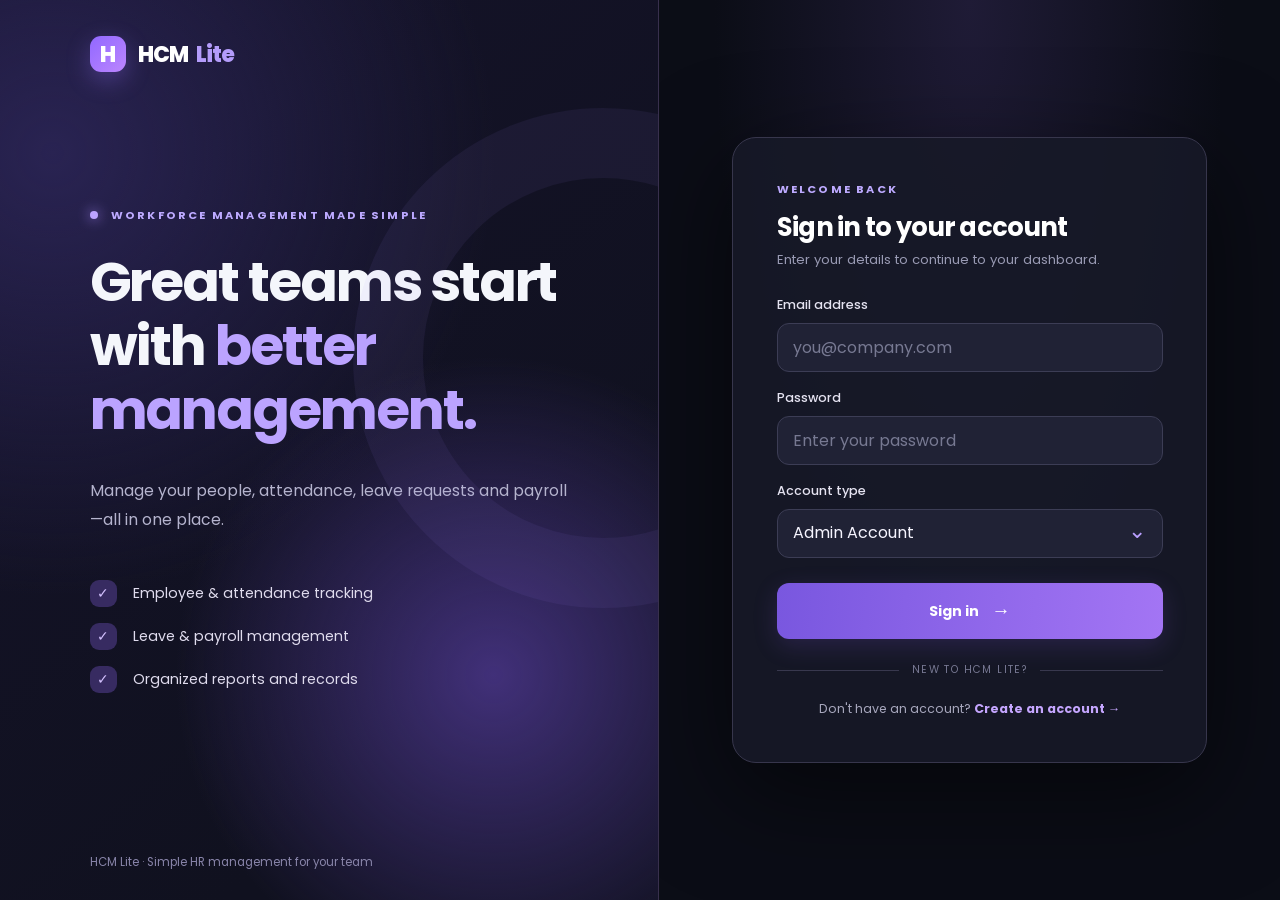
<file: index.html>
<!doctype html>
<html lang="en">

<head>
    <meta charset="UTF-8">
    <meta name="viewport" content="width=device-width,initial-scale=1">
    <title>Sign In | HCM Lite</title>
    <link rel="preconnect" href="https://fonts.googleapis.com">
    <link rel="preconnect" href="https://fonts.gstatic.com" crossorigin>
    <link href="https://fonts.googleapis.com/css2?family=Poppins:wght@400;500;600;700;800&display=swap"
        rel="stylesheet">
    <link rel="stylesheet" href="style.css">
</head>

<body class="auth-page">
    <main class="auth-layout">
        <aside class="auth-intro">
            <div class="brand-mark"><span class="brand-icon">H</span> HCM <span class="brand-light">Lite</span></div>
            <div class="eyebrow"><span class="live-dot"></span> WORKFORCE MANAGEMENT MADE SIMPLE</div>
            <h1>Great teams start with <em>better management.</em></h1>
            <p>Manage your people, attendance, leave requests and payroll—all in one place.</p>
            <div class="feature-list">
                <div><span>✓</span> Employee & attendance tracking</div>
                <div><span>✓</span> Leave & payroll management</div>
                <div><span>✓</span> Organized reports and records</div>
            </div>
            <div class="auth-foot">HCM Lite · Simple HR management for your team</div>
        </aside>
        <section class="auth-panel">
            <div class="auth-card">
                <div class="mobile-brand">HCM <span>Lite</span></div>
                <div class="auth-eyebrow">WELCOME BACK</div>
                <h2>Sign in to your account</h2>
                <p class="subtitle">Enter your details to continue to your dashboard.</p>
                <form id="loginForm"><label for="email">Email address</label><input id="email" type="email"
                        autocomplete="username" placeholder="you@company.com" required><label
                        for="password">Password</label><input id="password" type="password"
                        autocomplete="current-password" placeholder="Enter your password" required><label
                        for="loginRole">Account type</label>
                    <div class="select-holder"><select id="loginRole" required>
                            <option value="admin">Admin Account</option>
                            <option value="employee">Employee Account</option>
                        </select></div><button type="submit" class="primary-action">Sign in <span
                            aria-hidden="true">→</span></button>
                </form>
                <p id="message" role="status" aria-live="polite"></p>
                <div class="auth-divider"><span>NEW TO HCM LITE?</span></div>
                <p class="auth-switch">Don't have an account? <a href="signup.html">Create an account →</a></p>
            </div>
        </section>
    </main>
    <script src="storage.js"></script>
    <script src="app.js"></script>
</body>

</html>
</file>
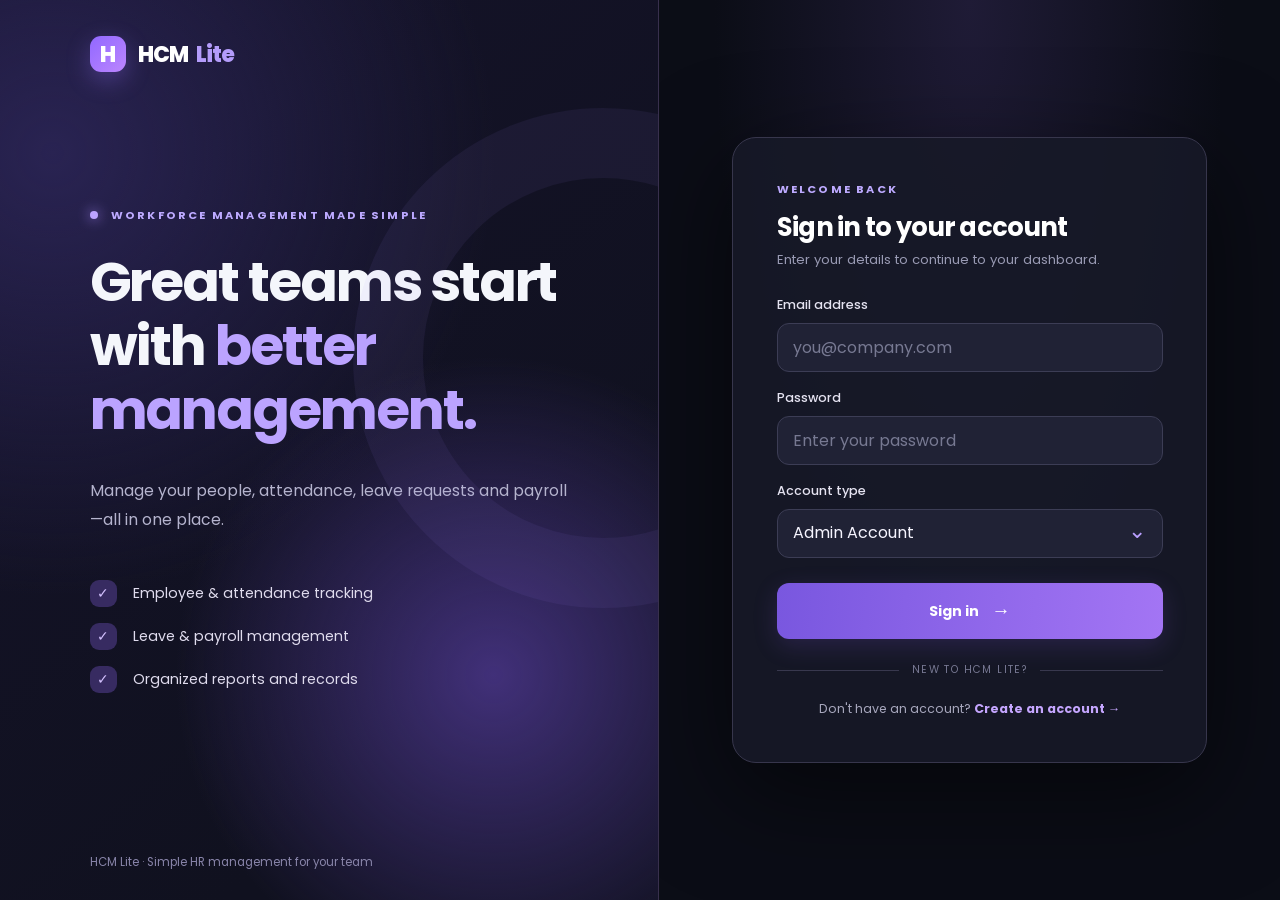
<file: admin.html>
<!doctype html>
<html lang="en">
  <head>
    <meta charset="UTF-8" />
    <meta name="viewport" content="width=device-width, initial-scale=1.0" />
    <title>Admin Dashboard | HCM Lite</title>
    <script>
      try {
        var s = JSON.parse(localStorage.getItem("hcm_session"));
        if (!s || s.role !== "admin") location.replace("index.html");
      } catch (e) {
        location.replace("index.html");
      }
    </script>
    <link rel="stylesheet" href="style.css" />
    <link rel="preconnect" href="https://fonts.googleapis.com" /><link rel="preconnect" href="https://fonts.gstatic.com" crossorigin />
    <script src="storage.js" defer></script>
    <script src="nav.js" defer></script>
    <script src="dashboard.js" defer></script>
    <script src="password.js" defer></script>
  </head>
  <body>
    <div id="nav"></div>
    <main class="container">
      <h1 id="companyTitle">Admin Dashboard</h1>
      <p class="subtitle">Manage employees and attendance.</p>

      <section class="grid">
        <div class="stat">
          <span>Total employees</span><strong id="employeeCount">0</strong>
        </div>
        <div class="stat s-in">
          <span>Checked in today</span><strong id="presentCount">0</strong>
        </div>
        <div class="stat s-late">
          <span>Late today</span><strong id="lateCount">0</strong>
        </div>
        <div class="stat s-leave">
          <span>On leave today</span><strong id="leaveCount">0</strong>
        </div>
      </section>

      <section class="card">
        <h2 id="formTitle">Add Employee</h2>
        <form id="employeeForm">
          <div class="form-grid">
            <div>
              <label for="empName">Full name</label>
              <input id="empName" required />
            </div>
            <div>
              <label for="empEmail">Email</label>
              <input id="empEmail" type="email" required />
            </div>
            <div>
              <label for="empPassword">Initial password</label>
              <input id="empPassword" type="password" minlength="6" required />
            </div>
            <div>
              <label for="empDepartment">Department</label>
              <input id="empDepartment" required />
            </div>
            <div>
              <label for="empSalary">Monthly salary (PKR)</label>
              <input id="empSalary" type="number" min="1" required />
            </div>
            <div>
              <label for="empPayMethod">Salary payment method</label>
              <select id="empPayMethod">
                <option value="bank">Bank account transfer</option>
                <option value="cheque">Cheque collection from company</option>
              </select>
            </div>
          </div>
          <div id="bankFields" class="form-grid">
            <div>
              <label for="empBank">Bank name</label>
              <input id="empBank" placeholder="e.g. HBL" />
            </div>
            <div>
              <label for="empAccount">Account number / IBAN</label>
              <input id="empAccount" />
            </div>
          </div>
          <div class="row-actions">
            <button type="submit" id="empSubmit">Add Employee</button>
            <button type="button" id="cancelEdit" class="btn-ghost" hidden>
              Cancel edit
            </button>
          </div>
        </form>
        <p id="adminMessage" role="status"></p>
      </section>

      <section class="card">
        <h2>Employee Directory</h2>
        <label for="employeeSearch">Search employees</label>
        <input
          id="employeeSearch"
          placeholder="Search by name, email or department"
        />
        <div id="employeeList"></div>
      </section>

      <section class="card">
        <h2>Smart Helper</h2>
        <form id="helperForm">
          <label for="helperQuestion">Ask a question</label>
          <input
            id="helperQuestion"
            required
            placeholder="How many employees do we have?"
          />
          <button type="submit">Ask Helper</button>
        </form>
        <p id="helperAnswer" role="status"></p>
      </section>

      <section class="card">
        <h2>Change Password</h2>
        <form id="passwordForm" class="form-grid">
          <div>
            <label for="curPass">Current password</label>
            <input id="curPass" type="password" required />
          </div>
          <div>
            <label for="newPass">New password</label>
            <input id="newPass" type="password" minlength="6" required />
          </div>
          <div>
            <label for="newPass2">Confirm new password</label>
            <input id="newPass2" type="password" minlength="6" required />
          </div>
          <div style="grid-column: 1/-1">
            <button type="submit">Update Password</button>
          </div>
        </form>
        <p id="passwordMessage" role="status"></p>
      </section>
    </main>
  </body>
</html>
</file>
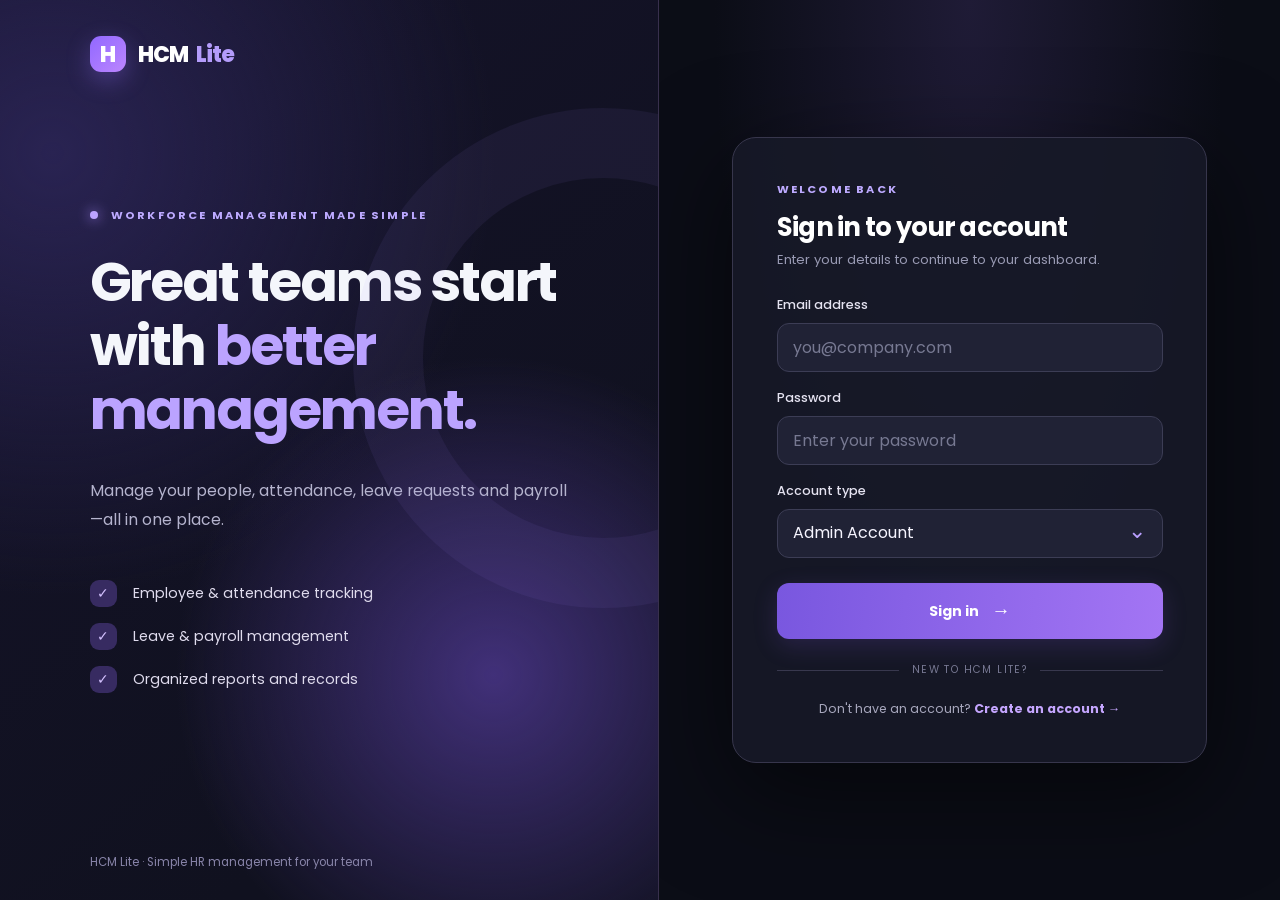
<file: employee.html>
<!doctype html>
<html lang="en">
  <head>
    <meta charset="UTF-8" />
    <meta name="viewport" content="width=device-width, initial-scale=1.0" />
    <title>Employee Portal | HCM Lite</title>
    <script>
      try {
        var s = JSON.parse(localStorage.getItem("hcm_session"));
        if (!s || s.role !== "employee") location.replace("index.html");
      } catch (e) {
        location.replace("index.html");
      }
    </script>
    <link rel="stylesheet" href="style.css" />
    <link rel="preconnect" href="https://fonts.googleapis.com" /><link rel="preconnect" href="https://fonts.gstatic.com" crossorigin />
    <script src="storage.js" defer></script>
    <script src="nav.js" defer></script>
    <script src="dashboard.js" defer></script>
    <script src="payroll.js" defer></script>
    <script src="employee.js" defer></script>
    <script src="leave.js" defer></script>
    <script src="salary.js" defer></script>
    <script src="password.js" defer></script>
  </head>
  <body>
    <div id="nav"></div>
    <main class="container">
      <h1 id="employeeTitle">Employee Portal</h1>
      <p class="subtitle">Your attendance and self-service dashboard.</p>

      <section class="card">
        <h2>Today's Attendance</h2>
        <p id="attendanceStatus">You have not checked in today.</p>
        <div class="attendance-actions">
          <button type="button" id="checkInBtn">Check In</button>
          <button type="button" id="checkOutBtn">Check Out</button>
        </div>
      </section>

      <section class="card">
        <h2>My Attendance History</h2>
        <div id="myAttendance"></div>
      </section>

      <section class="card">
        <h2>Apply for Leave</h2>
        <p>
          Remaining leave days: <strong id="leaveBalance">Loading...</strong>
        </p>
        <form id="leaveForm">
          <div class="form-grid">
            <div>
              <label for="leaveType">Leave type</label>
              <select id="leaveType" required>
                <option value="">Select leave type</option>
                <option value="Casual">Casual Leave</option>
                <option value="Sick">Sick Leave</option>
                <option value="Annual">Annual Leave</option>
              </select>
            </div>
            <div>
              <label for="leaveFrom">From date</label>
              <input type="date" id="leaveFrom" required />
            </div>
            <div>
              <label for="leaveTo">To date</label>
              <input type="date" id="leaveTo" required />
            </div>
          </div>
          <label for="leaveReason">Reason</label>
          <textarea
            id="leaveReason"
            required
            placeholder="Explain your reason for leave"
          ></textarea>
          <button type="submit">Submit Leave Request</button>
        </form>
        <p id="leaveMessage" role="status"></p>
        <h3>My Leave Requests</h3>
        <div id="myLeaves"></div>
      </section>

      <section class="card">
        <h2>Salary Slip</h2>
        <form id="salaryForm" class="toolbar">
          <div>
            <label for="slipMonth">Select month</label>
            <input type="month" id="slipMonth" required />
          </div>
          <button type="submit">Generate Salary Slip</button>
        </form>
        <div id="salarySlip"></div>
        <button type="button" id="printSlipBtn" hidden>
          Print / Save as PDF
        </button>
      </section>

      <section class="card">
        <h2>Smart Helper</h2>
        <form id="employeeHelperForm">
          <label for="employeeQuestion">Ask a question</label>
          <input
            id="employeeQuestion"
            required
            placeholder="Was I late today?"
          />
          <button type="submit">Ask Helper</button>
        </form>
        <p id="employeeAnswer" role="status"></p>
      </section>

      <section class="card">
        <h2>Change Password</h2>
        <form id="passwordForm" class="form-grid">
          <div>
            <label for="curPass">Current password</label>
            <input id="curPass" type="password" required />
          </div>
          <div>
            <label for="newPass">New password</label>
            <input id="newPass" type="password" minlength="6" required />
          </div>
          <div>
            <label for="newPass2">Confirm new password</label>
            <input id="newPass2" type="password" minlength="6" required />
          </div>
          <div style="grid-column: 1/-1">
            <button type="submit">Update Password</button>
          </div>
        </form>
        <p id="passwordMessage" role="status"></p>
      </section>
    </main>
  </body>
</html>
</file>
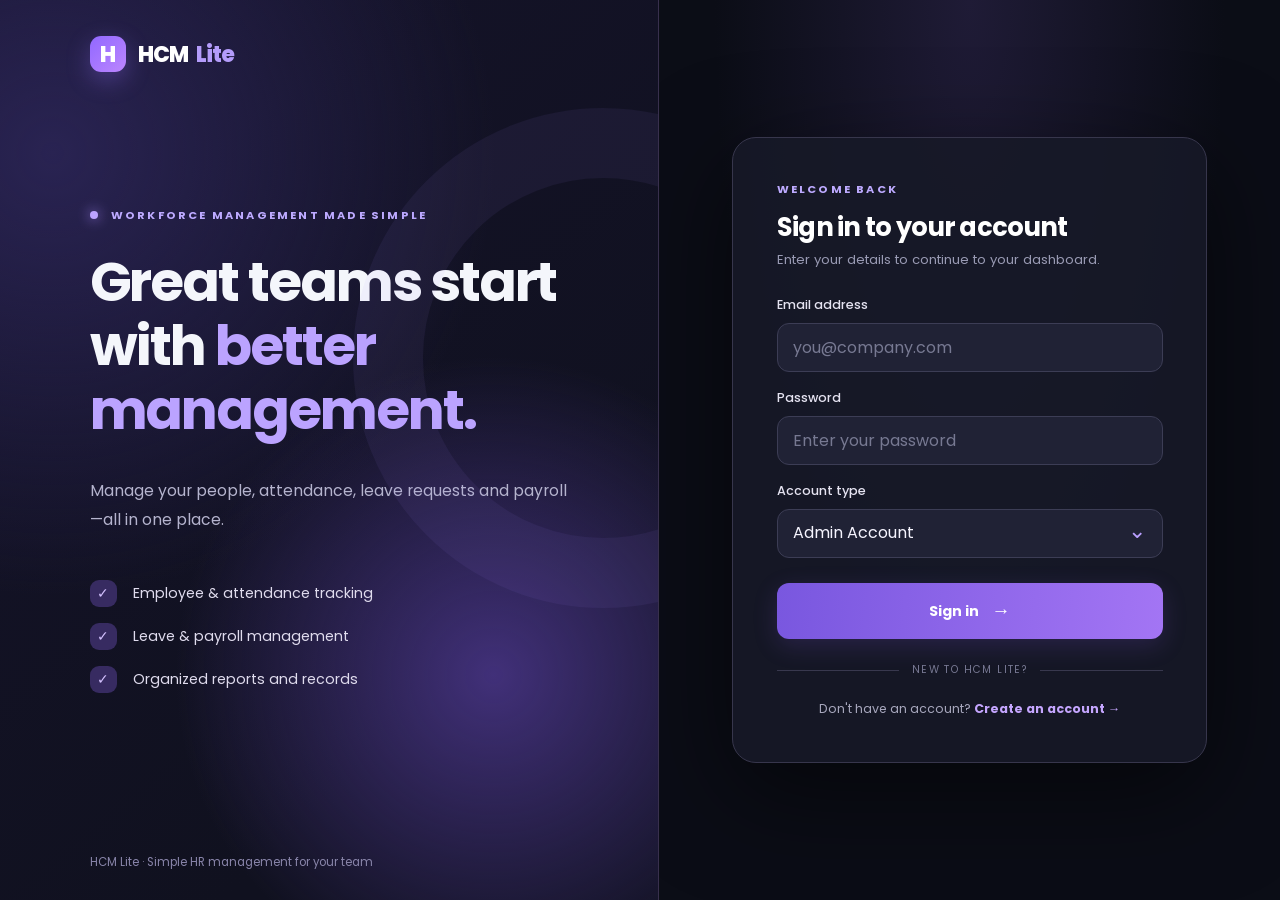
<file: leaves.html>
<!DOCTYPE html>
<html lang="en">
<head>
  <meta charset="UTF-8">
  <meta name="viewport" content="width=device-width, initial-scale=1.0">
  <title>Leave Management | HCM Lite</title>
  <script>try{var s=JSON.parse(localStorage.getItem("hcm_session"));if(!s||s.role!=="admin")location.replace("index.html")}catch(e){location.replace("index.html")}</script>
  <link rel="stylesheet" href="style.css">
    <link rel="preconnect" href="https://fonts.googleapis.com"><link rel="preconnect" href="https://fonts.gstatic.com" crossorigin>
  <script src="storage.js" defer></script>
  <script src="nav.js" defer></script>
  <script src="dashboard.js" defer></script>
  <script src="leave.js" defer></script>
</head>
<body>
<div id="nav"></div>
<main class="container">

  <h1>Leave Management</h1>
  <p class="subtitle">Review employee leave applications.</p>
  <section class="card">
    <p id="leaveAdminMessage" role="status"></p>
    <h2>All Leave Requests</h2>
    <div id="leaveList"></div>
  </section>
</main>
</body>
</html>
</file>
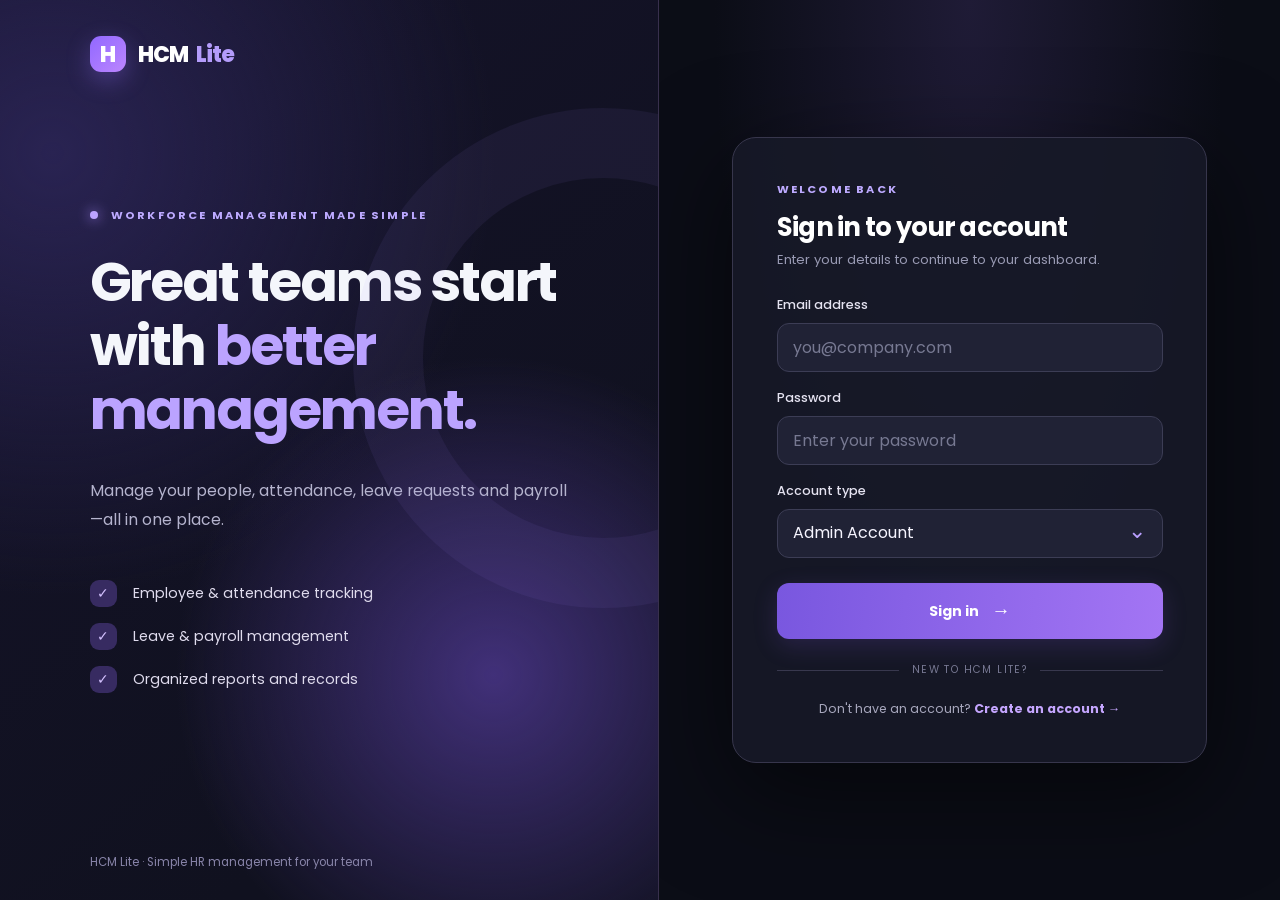
<file: reports.html>
<!DOCTYPE html>
<html lang="en">
<head>
  <meta charset="UTF-8">
  <meta name="viewport" content="width=device-width, initial-scale=1.0">
  <title>Reports | HCM Lite</title>
  <script>try{var s=JSON.parse(localStorage.getItem("hcm_session"));if(!s||s.role!=="admin")location.replace("index.html")}catch(e){location.replace("index.html")}</script>
  <link rel="stylesheet" href="style.css">
    <link rel="preconnect" href="https://fonts.googleapis.com"><link rel="preconnect" href="https://fonts.gstatic.com" crossorigin>
  <script src="storage.js" defer></script>
  <script src="nav.js" defer></script>
  <script src="dashboard.js" defer></script>
  <script src="payroll.js" defer></script>
  <script src="reports.js" defer></script>
</head>
<body>
<div id="nav"></div>
<main class="container">

  <h1>Reports</h1>
  <p class="subtitle">Payroll and attendance reports.</p>

  <section class="card">
    <h2>Payroll Report</h2>
    <div class="toolbar">
      <div><label for="payrollMonth">Month</label>
        <input type="month" id="payrollMonth"></div>
      <button type="button" id="payrollCsv" class="btn-ghost">Download CSV</button>
    </div>
    <div class="table-wrap">
      <table><thead id="payrollHead"></thead><tbody id="payrollBody"></tbody><tfoot id="payrollFoot"></tfoot></table>
    </div>
    <p id="payrollEmpty" role="status"></p>
    <div id="slipHost"></div>
    <button type="button" id="printAdminSlip" hidden>Print / Save selected slip as PDF</button>
  </section>

  <section class="card">
    <h2>Daily Attendance Report</h2>
    <div class="toolbar">
      <div><label for="attDate">Date</label>
        <input type="date" id="attDate"></div>
      <button type="button" id="attCsv" class="btn-ghost">Download CSV</button>
    </div>
    <p id="attSummary" role="status"></p>
    <div class="table-wrap">
      <table><thead id="attHead"></thead><tbody id="attBody"></tbody></table>
    </div>
  </section>
</main>
</body>
</html>
</file>
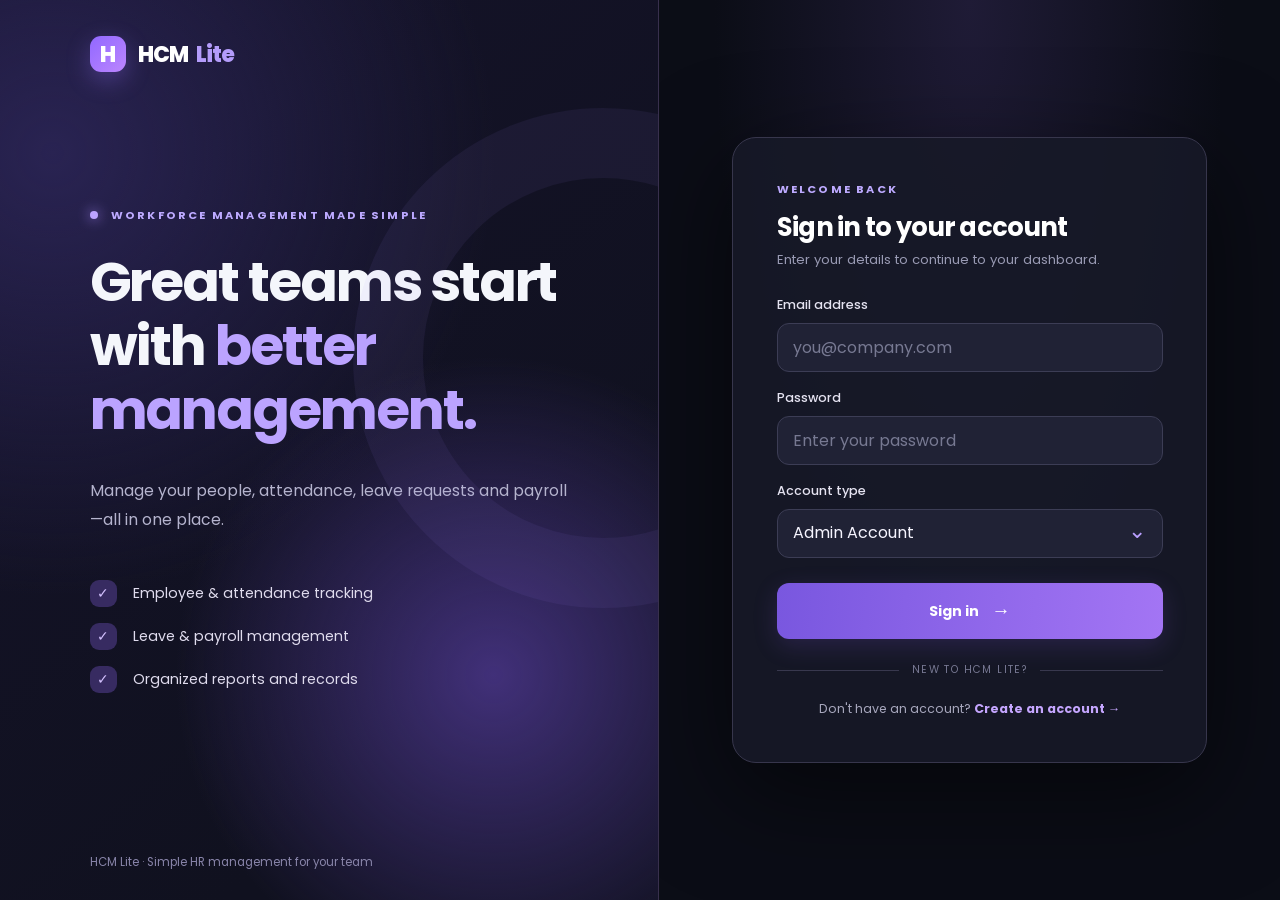
<file: settings.html>
<!DOCTYPE html>
<html lang="en">
<head>
  <meta charset="UTF-8">
  <meta name="viewport" content="width=device-width, initial-scale=1.0">
  <title>Settings | HCM Lite</title>
  <script>try{var s=JSON.parse(localStorage.getItem("hcm_session"));if(!s||s.role!=="admin")location.replace("index.html")}catch(e){location.replace("index.html")}</script>
  <link rel="stylesheet" href="style.css">
  <script src="storage.js" defer></script>
  <script src="nav.js" defer></script>
  <script src="dashboard.js" defer></script>
  <script src="payroll.js" defer></script>
  <script src="settings.js" defer></script>
  <script src="password.js" defer></script>
</head>
<body>
<div id="nav"></div>
<main class="container">

  <h1>Company Settings</h1>
  <p class="subtitle">Office timing, leave rules, holidays and backup.</p>

  <section class="card">
    <h2>General</h2>
    <form id="settingsForm">
      <div class="form-grid">
        <div><label for="setName">Company name</label><input id="setName" required></div>
        <div><label for="setStart">Office start time</label><input id="setStart" type="time" required></div>
        <div><label for="setGrace">Grace minutes</label><input id="setGrace" type="number" min="0"></div>
        <div><label for="setQuota">Yearly leave quota (days)</label><input id="setQuota" type="number" min="0"></div>
        <div><label for="setLates">Late rule: every N lates = 1 day deduction (0 = off)</label>
          <input id="setLates" type="number" min="0"></div>
      </div>
      <label>Working days</label>
      <div class="checks">
        <label><input type="checkbox" name="wd" value="1">Mon</label>
        <label><input type="checkbox" name="wd" value="2">Tue</label>
        <label><input type="checkbox" name="wd" value="3">Wed</label>
        <label><input type="checkbox" name="wd" value="4">Thu</label>
        <label><input type="checkbox" name="wd" value="5">Fri</label>
        <label><input type="checkbox" name="wd" value="6">Sat</label>
        <label><input type="checkbox" name="wd" value="0">Sun</label>
      </div>
      <button type="submit">Save Settings</button>
    </form>
    <p id="settingsMessage" role="status"></p>
  </section>

  <section class="card">
    <h2>Holidays</h2>
    <form id="holidayForm" class="toolbar">
      <div><label for="holDate">Date</label><input type="date" id="holDate" required></div>
      <div><label for="holName">Holiday name</label><input id="holName" required></div>
      <button type="submit" class="btn-leave">Add Holiday</button>
    </form>
    <p id="holidayMessage" role="status"></p>
    <div id="holidayList"></div>
  </section>

  <section class="card">
    <h2>Backup &amp; Restore</h2>
    <p class="subtitle">All data is stored in this browser. Download a backup regularly.</p>
    <div class="toolbar">
      <button type="button" id="exportBtn">Download Backup</button>
      <div><label for="importFile">Restore from backup file</label>
        <input type="file" id="importFile" accept="application/json,.json"></div>
    </div>
    <p id="backupMessage" role="status"></p>
  </section>

  <section class="card">
    <h2>Change Password</h2>
    <form id="passwordForm" class="form-grid">
      <div><label for="curPass">Current password</label>
        <input id="curPass" type="password" required></div>
      <div><label for="newPass">New password</label>
        <input id="newPass" type="password" minlength="6" required></div>
      <div><label for="newPass2">Confirm new password</label>
        <input id="newPass2" type="password" minlength="6" required></div>
      <div style="grid-column:1/-1"><button type="submit">Update Password</button></div>
    </form>
    <p id="passwordMessage" role="status"></p>
  </section>
</main>
</body>
</html>
</file>
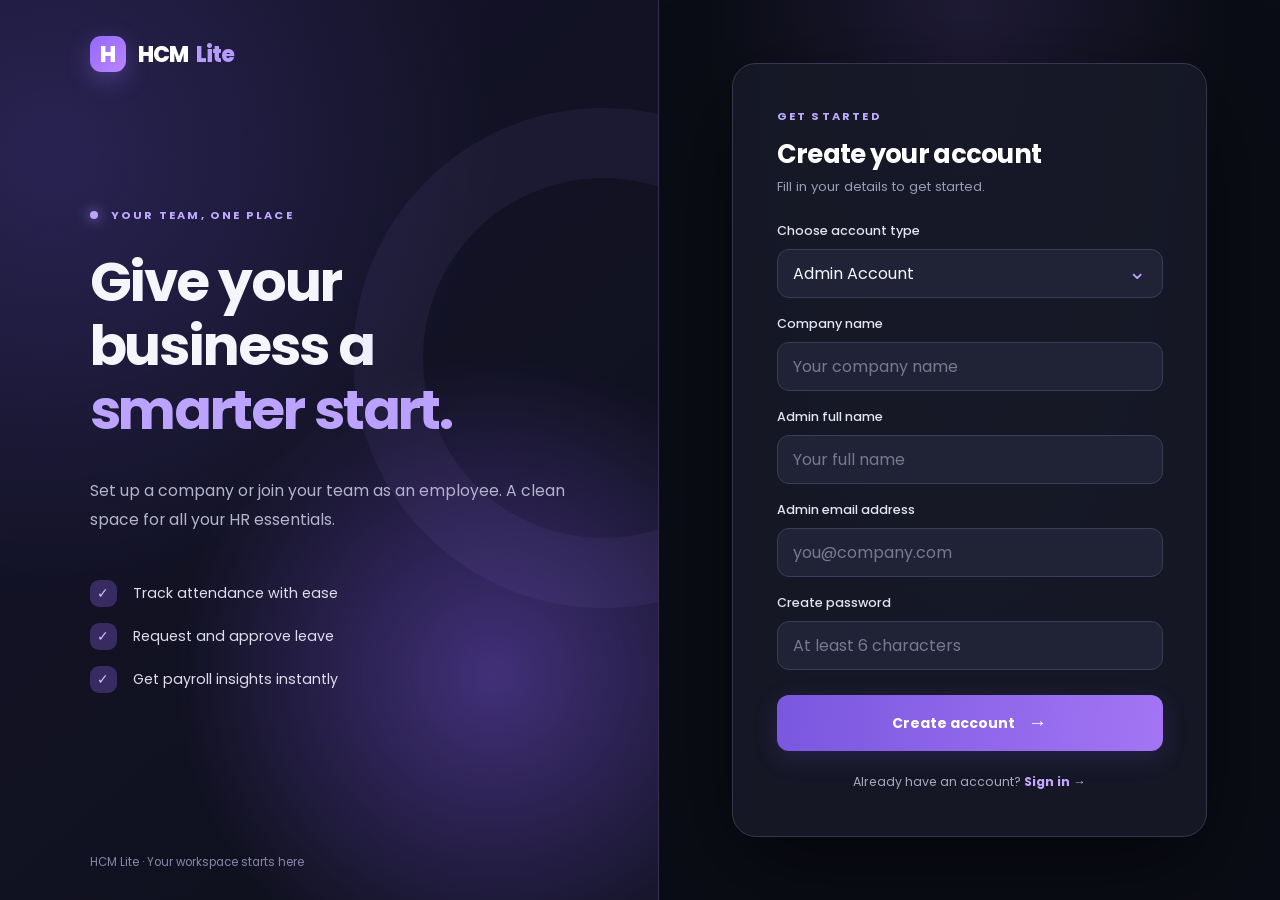
<file: signup.html>
<!doctype html>
<html lang="en">

<head>
    <meta charset="UTF-8">
    <meta name="viewport" content="width=device-width,initial-scale=1">
    <title>Create Account | HCM Lite</title>
    <link rel="preconnect" href="https://fonts.googleapis.com">
    <link rel="preconnect" href="https://fonts.gstatic.com" crossorigin>
    <link href="https://fonts.googleapis.com/css2?family=Poppins:wght@400;500;600;700;800&display=swap"
        rel="stylesheet">
    <link rel="stylesheet" href="style.css">
</head>

<body class="auth-page">
    <main class="auth-layout">
        <aside class="auth-intro">
            <div class="brand-mark"><span class="brand-icon">H</span> HCM <span class="brand-light">Lite</span></div>
            <div class="eyebrow"><span class="live-dot"></span> YOUR TEAM, ONE PLACE</div>
            <h1>Give your business a <em>smarter start.</em></h1>
            <p>Set up a company or join your team as an employee. A clean space for all your HR essentials.</p>
            <div class="feature-list">
                <div><span>✓</span> Track attendance with ease</div>
                <div><span>✓</span> Request and approve leave</div>
                <div><span>✓</span> Get payroll insights instantly</div>
            </div>
            <div class="auth-foot">HCM Lite · Your workspace starts here</div>
        </aside>
        <section class="auth-panel">
            <div class="auth-card">
                <div class="mobile-brand">HCM <span>Lite</span></div>
                <div class="auth-eyebrow">GET STARTED</div>
                <h2>Create your account</h2>
                <p class="subtitle">Fill in your details to get started.</p>
                <form id="setupForm"><label for="accountType">Choose account type</label>
                    <div class="select-holder"><select id="accountType" required>
                            <option value="admin">Admin Account</option>
                            <option value="employee">Employee Account</option>
                        </select></div>
                    <div id="adminFields"><label for="companyName">Company name</label><input id="companyName"
                            placeholder="Your company name" autocomplete="organization" required></div>
                    <div id="employeeInfo" class="role-note" hidden>Employee accounts can be created after an admin sets
                        up the company. Enter your details below.</div><label for="adminName" id="nameLabel">Admin full
                        name</label><input id="adminName" placeholder="Your full name" autocomplete="name"
                        required><label for="adminEmail" id="emailLabel">Admin email address</label><input
                        id="adminEmail" type="email" autocomplete="email" placeholder="you@company.com" required><label
                        for="adminPassword">Create password</label><input id="adminPassword" type="password"
                        minlength="6" autocomplete="new-password" placeholder="At least 6 characters" required><button
                        type="submit" class="primary-action">Create account <span aria-hidden="true">→</span></button>
                </form>
                <p id="message" role="status" aria-live="polite"></p>
                <p class="auth-switch">Already have an account? <a href="index.html">Sign in →</a></p>
            </div>
        </section>
    </main>
    <script src="storage.js"></script>
    <script src="app.js"></script>
</body>

</html>
</file>
<file: style.css>
/* HCM Lite — responsive stylesheet */
:root {
  font-family: Inter, system-ui, -apple-system, "Segoe UI", sans-serif;
  color: #172338;
  background: #f3f6fb;
  font-synthesis: none
}

* {
  box-sizing: border-box
}

body {
  margin: 0;
  line-height: 1.5
}

h1,
h2,
h3,
h4 {
  line-height: 1.25;
  color: #152341
}

h1 {
  font-size: clamp(1.7rem, 3vw, 2.3rem)
}

h2 {
  font-size: 1.24rem
}

button,
input,
select,
textarea {
  font: inherit
}

button {
  border: 0;
  border-radius: 9px;
  background: #304ad7;
  color: #fff;
  padding: 10px 16px;
  cursor: pointer;
  font-weight: 600
}

button:hover {
  filter: brightness(.94)
}

button:disabled {
  opacity: .45;
  cursor: not-allowed
}

.btn-ghost {
  background: #edf1fd;
  color: #2944ad
}

.btn-in {
  background: #15803d
}

.btn-out {
  background: #bd3043
}

.btn-leave {
  background: #7048b7
}

.hidden,
[hidden] {
  display: none !important
}

.container {
  max-width: 1160px;
  margin: 0 auto;
  padding: 30px 20px
}

.center {
  display: grid;
  min-height: 100vh;
  place-items: center
}

.auth-card,
.card {
  background: #fff;
  border: 1px solid #e0e7f1;
  border-radius: 16px;
  padding: 25px;
  box-shadow: 0 6px 24px #1523410a
}

.auth-card {
  width: min(100%, 430px)
}

.auth-card h1,
.auth-card>.subtitle,
.auth-card>.logo {
  text-align: center
}

.logo {
  display: grid;
  place-items: center;
  width: 70px;
  height: 70px;
  border-radius: 16px;
  background: #304ad7;
  color: white;
  font-weight: 800;
  font-size: 24px;
  margin: 0 auto 12px
}

.subtitle {
  color: #68758a;
  margin-top: 5px;
  margin-bottom: 24px
}

form label {
  display: block;
  font-weight: 600;
  font-size: .93rem;
  margin: 12px 0 5px
}

input:not([type=checkbox]):not([type=file]),
select,
textarea {
  width: 100%;
  border: 1px solid #ced7e4;
  border-radius: 9px;
  padding: 10px 12px;
  color: #172338;
  background: #fff;
  min-width: 0
}

input:focus,
select:focus,
textarea:focus {
  outline: 2px solid #9aaaff;
  outline-offset: 1px
}

textarea {
  min-height: 105px;
  resize: vertical
}

form>button {
  margin-top: 16px
}

.grid,
.form-grid {
  display: grid;
  grid-template-columns: repeat(auto-fit, minmax(190px, 1fr));
  gap: 15px
}

.grid {
  margin: 18px 0 25px
}

.form-grid label {
  margin-top: 0
}

.card {
  margin: 20px 0
}

.stat {
  border-radius: 14px;
  background: white;
  border: 1px solid #dce4f0;
  padding: 19px
}

.stat span {
  display: block;
  color: #69758a
}

.stat strong {
  display: block;
  margin-top: 10px;
  font-size: 2rem;
  color: #304ad7
}

.s-in strong {
  color: #15803d
}

.s-late strong {
  color: #be7220
}

.s-leave strong {
  color: #7048b7
}

.toolbar,
.row-actions,
.attendance-actions,
.checks {
  display: flex;
  align-items: end;
  gap: 12px;
  flex-wrap: wrap
}

.toolbar>div {
  flex: 1;
  min-width: 180px
}

.row-actions {
  margin-top: 12px
}

.emp-card {
  padding: 15px 0;
  border-bottom: 1px solid #e4e9f0
}

.rec {
  padding: 10px 14px;
  margin: 7px 0;
  border-radius: 8px;
  background: #f4f6fb
}

.rec.late,
.tag-late {
  background: #fff2db;
  color: #965b12
}

.rec.half {
  background: #fff5e6
}

.rec.leave,
.tag-leave {
  background: #f0eafb;
  color: #623a9c
}

.tag {
  display: inline-block;
  border-radius: 99px;
  padding: 4px 10px;
  font-size: .78rem;
  background: #ecf1fb
}

.tag-present,
.tag-paid {
  background: #dcfce7;
  color: #166534
}

.tag-absent,
.tag-incomplete {
  background: #ffe4e6;
  color: #9f1239
}

.tag-pending {
  background: #fef3c7;
  color: #92400e
}

.nav {
  background: #172b53;
  color: white
}

.nav-inner {
  max-width: 1160px;
  margin: auto;
  display: flex;
  align-items: center;
  gap: 20px;
  padding: 13px 20px
}

.nav-brand {
  font-size: 1.1rem;
  font-weight: 800;
  overflow-wrap: anywhere
}

.nav-links {
  margin-left: auto;
  display: flex;
  align-items: center;
  gap: 12px
}

.nav-links a {
  color: #dce7ff;
  text-decoration: none;
  padding: 8px
}

.nav-links a.active {
  color: white;
  text-decoration: underline
}

.nav-links button {
  background: #374b71
}

#navToggle {
  display: none
}

.table-wrap {
  width: 100%;
  overflow: auto
}

table {
  border-collapse: collapse;
  width: 100%;
  font-size: .92rem
}

th,
td {
  text-align: left;
  padding: 10px;
  border-bottom: 1px solid #e0e7f1;
  white-space: nowrap
}

th {
  background: #f0f4fa;
  color: #36445b
}

.slip {
  border: 1px solid #cfd9e8;
  background: white;
  padding: 25px;
  margin: 22px 0;
  max-width: 850px
}

.slip-head,
.slip-net {
  display: flex;
  justify-content: space-between;
  gap: 15px
}

.slip-title {
  display: grid;
  text-align: right
}

.slip-info {
  display: grid;
  grid-template-columns: repeat(2, minmax(0, 1fr));
  gap: 10px;
  margin: 20px 0
}

.slip-info div span {
  color: #6b7280;
  display: block
}

.slip-cols {
  display: grid;
  grid-template-columns: 1fr 1fr;
  gap: 18px
}

.slip-chips {
  display: flex;
  gap: 7px;
  flex-wrap: wrap;
  margin: 20px 0
}

.slip-net {
  padding: 15px;
  background: #edf1fd;
  border-radius: 8px
}

.slip-pay,
.slip-sign {
  margin-top: 20px
}

.slip-sign {
  display: flex;
  justify-content: space-between;
  gap: 15px;
  padding-top: 30px
}

.slip-sign div {
  border-top: 1px solid #777;
  padding-top: 7px
}

.slip-note {
  color: #805513
}

#message.error {
  color: #b91c1c
}

#message.success {
  color: #15803d
}

#message,
[id$=Message] {
  margin-top: 13px
}

@media(max-width:700px) {
  .container {
    padding: 18px 12px
  }

  .card,
  .auth-card {
    padding: 16px
  }

  .slip-cols,
  .slip-info {
    grid-template-columns: 1fr
  }

  .nav-inner {
    flex-wrap: wrap
  }

  #navToggle {
    display: block;
    margin-left: auto
  }

  .nav-links {
    display: none;
    width: 100%;
    flex-direction: column;
    align-items: stretch;
    margin: 0
  }

  .nav-links.open {
    display: flex
  }

  .nav-links a {
    display: block
  }
}

@media print {
  body {
    background: white
  }

  .nav,
  .toolbar,
  .row-actions,
  button,
  form,
  .card:not(:has(.slip)),
  h1,
  .subtitle {
    display: none !important
  }

  .container {
    padding: 0;
    max-width: none
  }

  .card {
    padding: 0;
    border: 0;
    box-shadow: none
  }

  .slip {
    border: 0;
    margin: 0;
    max-width: none
  }
}

/* =====================================================
   HCM Lite — Black UI theme
   Consistent dark surfaces across every page.
   ===================================================== */
:root {
  color-scheme: dark;
  --bg: #08090d;
  --surface: #12141b;
  --surface-raised: #191c25;
  --surface-hover: #232735;
  --border: #303542;
  --text: #f4f6fb;
  --muted: #a3adbf;
  --accent: #8b8bff;
  --accent-hover: #a4a3ff;
  --green: #6fe0aa;
  --orange: #ffc077;
  --red: #ff8698;
  --purple: #c3a5ff;
  background: var(--bg);
  color: var(--text);
}

html {
  background: var(--bg);
}

body {
  background: radial-gradient(ellipse 700px 430px at 50% -230px, #20223b 0%, transparent 85%), var(--bg);
  color: var(--text);
  min-height: 100vh;
}

h1,
h2,
h3,
h4 {
  color: var(--text);
}

a {
  color: var(--accent-hover);
}

a:hover {
  color: #d0cfff;
}

.subtitle,
.stat span,
.slip-info div span {
  color: var(--muted);
}

.auth-card,
.card {
  background: var(--surface);
  border: 1px solid var(--border);
  box-shadow: 0 12px 45px #0005;
}

.auth-card {
  box-shadow: 0 26px 90px #0009;
}

.logo {
  background: linear-gradient(135deg, #6262f5, #9b62df);
  color: #fff;
  box-shadow: 0 8px 30px #7366ee40;
}

button {
  background: #7777ee;
  color: #fff;
  transition: background .2s, transform .2s;
}

button:not(:disabled):hover {
  background: #9493fc;
  filter: none;
}

button:not(:disabled):active {
  transform: translateY(1px);
}

button:focus-visible,
a:focus-visible {
  outline: 2px solid var(--accent);
  outline-offset: 3px;
}

.btn-ghost {
  background: #282c40;
  color: #dedfff;
  border: 1px solid #414660;
}

.btn-ghost:not(:disabled):hover {
  background: #343a55;
}

.btn-in {
  background: #146b4a;
  color: #e5fff3;
}

.btn-in:not(:disabled):hover {
  background: #1b8960;
}

.btn-out {
  background: #802b42;
  color: #fff1f2;
}

.btn-out:not(:disabled):hover {
  background: #a83a55;
}

.btn-leave {
  background: #6545a5;
}

.btn-leave:not(:disabled):hover {
  background: #825bc8;
}

input:not([type=checkbox]):not([type=file]),
select,
textarea {
  background: #1a1d27;
  color: var(--text);
  border: 1px solid #3b4151;
}

input::placeholder,
textarea::placeholder {
  color: #8994aa;
  opacity: 1;
}

input:focus,
select:focus,
textarea:focus {
  outline: 2px solid #8686fa;
  outline-offset: 1px;
  border-color: #9291ff;
}

input[type="checkbox"] {
  accent-color: #8686fa;
}

input[type="file"] {
  color: var(--muted);
  max-width: 100%;
}

input[type="file"]::file-selector-button {
  background: #282c40;
  color: #fff;
  border: 1px solid var(--border);
  border-radius: 7px;
  padding: 8px;
  cursor: pointer;
}

.stat {
  background: var(--surface-raised);
  border: 1px solid var(--border);
}

.stat strong {
  color: var(--accent-hover);
}

.s-in strong {
  color: var(--green);
}

.s-late strong {
  color: var(--orange);
}

.s-leave strong {
  color: var(--purple);
}

.emp-card {
  border-bottom-color: var(--border);
}

.emp-card p[style] {
  color: var(--muted) !important;
}

.rec {
  background: #202430;
  color: var(--text);
  border: 1px solid var(--border);
}

.rec.late,
.tag-late {
  background: #47321e;
  color: #ffd5a0;
}

.rec.half {
  background: #3d321f;
  color: #f5d3a2;
}

.rec.leave,
.tag-leave {
  background: #342945;
  color: #dec9ff;
}

.tag {
  background: #2a3141;
  color: #e4e9f5;
}

.tag-present,
.tag-paid {
  background: #1b4033;
  color: #a7f5cc;
}

.tag-absent,
.tag-incomplete {
  background: #49262d;
  color: #ffb0bd;
}

.tag-pending {
  background: #493a22;
  color: #f6d693;
}

.nav {
  background: #11131a;
  border-bottom: 1px solid var(--border);
}

.nav-brand {
  color: #fff;
}

.nav-links a {
  color: #b9c2d4;
  border-radius: 8px;
}

.nav-links a:hover,
.nav-links a.active {
  color: #fff;
  background: #272b3b;
  text-decoration: none;
}

.nav-links button {
  background: #292d3e;
}

.nav-links button:hover {
  background: #393e56;
}

.table-wrap {
  border: 1px solid var(--border);
  border-radius: 11px;
}

table {
  color: var(--text);
}

th,
td {
  border-bottom: 1px solid var(--border);
}

th {
  background: #202430;
  color: #cbd3e4;
}

tbody tr:hover {
  background: #1e2230;
}

.slip {
  background: #161922;
  color: var(--text);
  border: 1px solid var(--border);
  border-radius: 12px;
}

.slip-net {
  background: #292b49;
  color: #fff;
}

.slip-sign div {
  border-top-color: #8993a6;
}

.slip-note {
  color: #ffcd83;
}

#message.error {
  color: var(--red);
}

#message.success {
  color: var(--green);
}

#leaveList>section {
  border-color: var(--border) !important;
  background: var(--surface-raised);
}

#leaveMessage[style*="220, 38, 38"] {
  color: var(--red) !important;
}

#leaveMessage[style*="21, 128, 61"] {
  color: var(--green) !important;
}

::selection {
  background: #6c66c5;
  color: #fff;
}

@media print {
  :root {
    color-scheme: light;
    --text: #111827;
    --muted: #4b5563;
    --border: #ddd;
  }

  html,
  body {
    background: #fff !important;
    color: #111 !important;
  }

  .slip,
  .slip * {
    color: #111 !important;
    background: white !important;
    box-shadow: none !important;
  }

  .slip {
    border: 0 !important;
  }

  .slip-net {
    border: 1px solid #bbb;
  }
}

/* Premium Poppins dark interface additions */
@import url('https://fonts.googleapis.com/css2?family=Poppins:wght@400;500;600;700;800&display=swap');

:root {
  font-family: 'Poppins', sans-serif !important;
  --accent: #9573ff;
  --accent-hover: #b19aff;
}

body,
button,
input,
select,
textarea {
  font-family: 'Poppins', sans-serif !important;
}

button,
.nav-links a {
  transition: background-color .22s ease, transform .22s ease, box-shadow .22s ease, border-color .22s ease, color .22s ease !important;
}

button:not(:disabled):hover {
  transform: translateY(-3px);
  box-shadow: 0 10px 26px rgba(129, 99, 255, .30);
}

button:not(:disabled):active {
  transform: translateY(0);
}

button:focus-visible,
select:focus-visible,
input:focus-visible {
  outline: 2px solid #b89fff;
  outline-offset: 3px;
}

.auth-page {
  background: #090b14;
}

.auth-layout {
  display: grid;
  grid-template-columns: minmax(0, 1.03fr) minmax(0, .97fr);
  min-height: 100vh;
}

.auth-intro {
  position: relative;
  display: flex;
  flex-direction: column;
  justify-content: center;
  padding: clamp(34px, 7vw, 115px);
  overflow: hidden;
  background: radial-gradient(circle at 75% 75%, #413079 0%, transparent 38%), radial-gradient(circle at 8% 17%, #292352, transparent 46%), linear-gradient(140deg, #15132a, #10111f 75%);
  border-right: 1px solid #38304d;
}

.auth-intro:after {
  content: '';
  position: absolute;
  width: 360px;
  height: 360px;
  right: -195px;
  top: 12%;
  border-radius: 50%;
  border: 70px solid rgba(160, 129, 255, .065);
  pointer-events: none;
}

.brand-mark {
  position: absolute;
  top: 36px;
  left: clamp(34px, 7vw, 115px);
  display: flex;
  align-items: center;
  gap: 7px;
  font-weight: 800;
  font-size: 22px;
  letter-spacing: -.7px;
  color: #fff;
}

.brand-icon {
  background: linear-gradient(135deg, #9168ff, #bc86fe);
  width: 36px;
  height: 36px;
  display: grid;
  place-items: center;
  border-radius: 11px;
  font-weight: 800;
  color: #fff;
  margin-right: 5px;
  box-shadow: 0 8px 25px #9573ff55;
}

.brand-light,
.mobile-brand span {
  color: #b49cfb;
}

.eyebrow,
.auth-eyebrow {
  font-size: .70rem;
  font-weight: 700;
  letter-spacing: 2.2px;
  color: #bdaaff;
}

.live-dot {
  display: inline-block;
  width: 8px;
  height: 8px;
  border-radius: 50%;
  background: #bca3ff;
  margin-right: 9px;
  box-shadow: 0 0 13px #aa8cff;
}

.auth-intro h1 {
  font-size: clamp(35px, 4.3vw, 65px);
  line-height: 1.17;
  letter-spacing: -2.1px;
  max-width: 660px;
  margin: 26px 0 18px;
  font-weight: 700;
}

.auth-intro h1 em {
  font-style: normal;
  color: #bba3ff;
}

.auth-intro>p {
  color: #b5b4ce;
  max-width: 480px;
  line-height: 1.85;
  font-size: .98rem;
}

.feature-list {
  display: grid;
  gap: 16px;
  margin-top: 30px;
  color: #e0dcee;
  font-size: .89rem;
}

.feature-list span {
  display: inline-grid;
  place-items: center;
  width: 27px;
  height: 27px;
  border-radius: 9px;
  background: #372b61;
  color: #d4c2ff;
  margin-right: 12px;
  font-weight: 700;
}

.auth-foot {
  position: absolute;
  bottom: 29px;
  font-size: .72rem;
  color: #8985aa;
}

.auth-panel {
  display: grid;
  place-items: center;
  padding: 32px 22px;
  background: radial-gradient(ellipse at 50% 0%, #1f1b36 0%, #0b0d16 58%);
}

.auth-card {
  width: min(100%, 475px);
  background: rgba(23, 25, 39, .9);
  border: 1px solid #37364c;
  border-radius: 24px;
  padding: clamp(27px, 3.4vw, 47px);
  box-shadow: 0 30px 100px #0008;
}

.auth-card .mobile-brand {
  display: none;
}

.auth-card h2 {
  font-size: clamp(23px, 2vw, 29px);
  letter-spacing: -.7px;
  margin: 13px 0 5px;
  color: #fff;
}

.auth-card .subtitle {
  font-size: .82rem;
  line-height: 1.8;
  margin: 0 0 24px;
  color: #999ab3;
  text-align: left;
}

.auth-card form label {
  color: #e5e3f1;
  font-size: .79rem;
  margin: 17px 0 8px;
  font-weight: 500;
}

.auth-card input:not([type=checkbox]),
.auth-card select {
  height: 49px;
  background: #202235;
  border: 1px solid #3c3d55;
  border-radius: 12px;
  color: #f6f5ff;
  padding: 0 15px;
  box-shadow: none;
}

.auth-card input:not([type=checkbox]):focus,
.auth-card select:focus {
  border-color: #af8dff;
  outline: 2px solid #7d60bd77;
  outline-offset: 1px;
}

.auth-card input::placeholder {
  color: #777992;
}

.auth-card select {
  appearance: none;
  cursor: pointer;
  padding-right: 40px;
}

.select-holder {
  position: relative;
}

.select-holder:after {
  content: '⌄';
  position: absolute;
  right: 17px;
  top: 50%;
  transform: translateY(-58%);
  font-size: 22px;
  color: #baa0ff;
  pointer-events: none;
}

.auth-card .primary-action {
  width: 100%;
  display: flex;
  align-items: center;
  justify-content: center;
  gap: 13px;
  margin-top: 25px;
  padding: 14px 20px;
  border-radius: 12px;
  background: linear-gradient(95deg, #7957df, #a375f4);
  font-size: .87rem;
  font-weight: 700;
  box-shadow: 0 7px 24px #8054dd30;
}

.auth-card .primary-action:hover {
  background: linear-gradient(95deg, #946cf6, #bd95ff);
  box-shadow: 0 14px 36px #9163f571;
  transform: translateY(-4px) scale(1.008);
}

.auth-card .primary-action span {
  font-size: 19px;
}

.auth-switch {
  text-align: center;
  color: #a7a7bd;
  font-size: .78rem;
  margin: 22px 0 0;
}

.auth-switch a {
  color: #c5a6ff;
  font-weight: 700;
  text-decoration: none;
}

.auth-switch a:hover {
  color: #fff;
  text-decoration: underline;
}

.auth-divider {
  display: flex;
  align-items: center;
  gap: 13px;
  margin-top: 23px;
  color: #777892;
  font-size: .65rem;
  letter-spacing: 1.4px;
  white-space: nowrap;
}

.auth-divider:before,
.auth-divider:after {
  content: '';
  flex: 1;
  height: 1px;
  background: #38384e;
}

.role-note {
  background: #29213b;
  border: 1px solid #504069;
  border-radius: 10px;
  padding: 12px 14px;
  color: #ccbee9;
  font-size: .75rem;
  line-height: 1.7;
  margin-top: 13px;
}

#message:not(:empty) {
  padding: 12px 14px;
  border-radius: 10px;
  font-size: .78rem;
}

#message.error:not(:empty) {
  background: #42232f;
  color: #ffb7cb;
}

#message.success:not(:empty) {
  background: #19382d;
  color: #a7f5cb;
}

@media(max-width:900px) {
  .auth-layout {
    grid-template-columns: 1fr
  }

  .auth-intro {
    display: none
  }

  .auth-panel {
    min-height: 100vh
  }

  .auth-card .mobile-brand {
    display: block;
    font-size: 1.5rem;
    font-weight: 800;
    margin-bottom: 27px;
  }
}

@media(max-width:480px) {
  .auth-panel {
    padding: 20px 12px
  }

  .auth-card {
    padding: 25px 20px;
    border-radius: 19px
  }

  .auth-card h2 {
    font-size: 24px;
  }
}

@media (prefers-reduced-motion:reduce) {

  button,
  .nav-links a {
    transition: none !important;
  }
}
</file>
